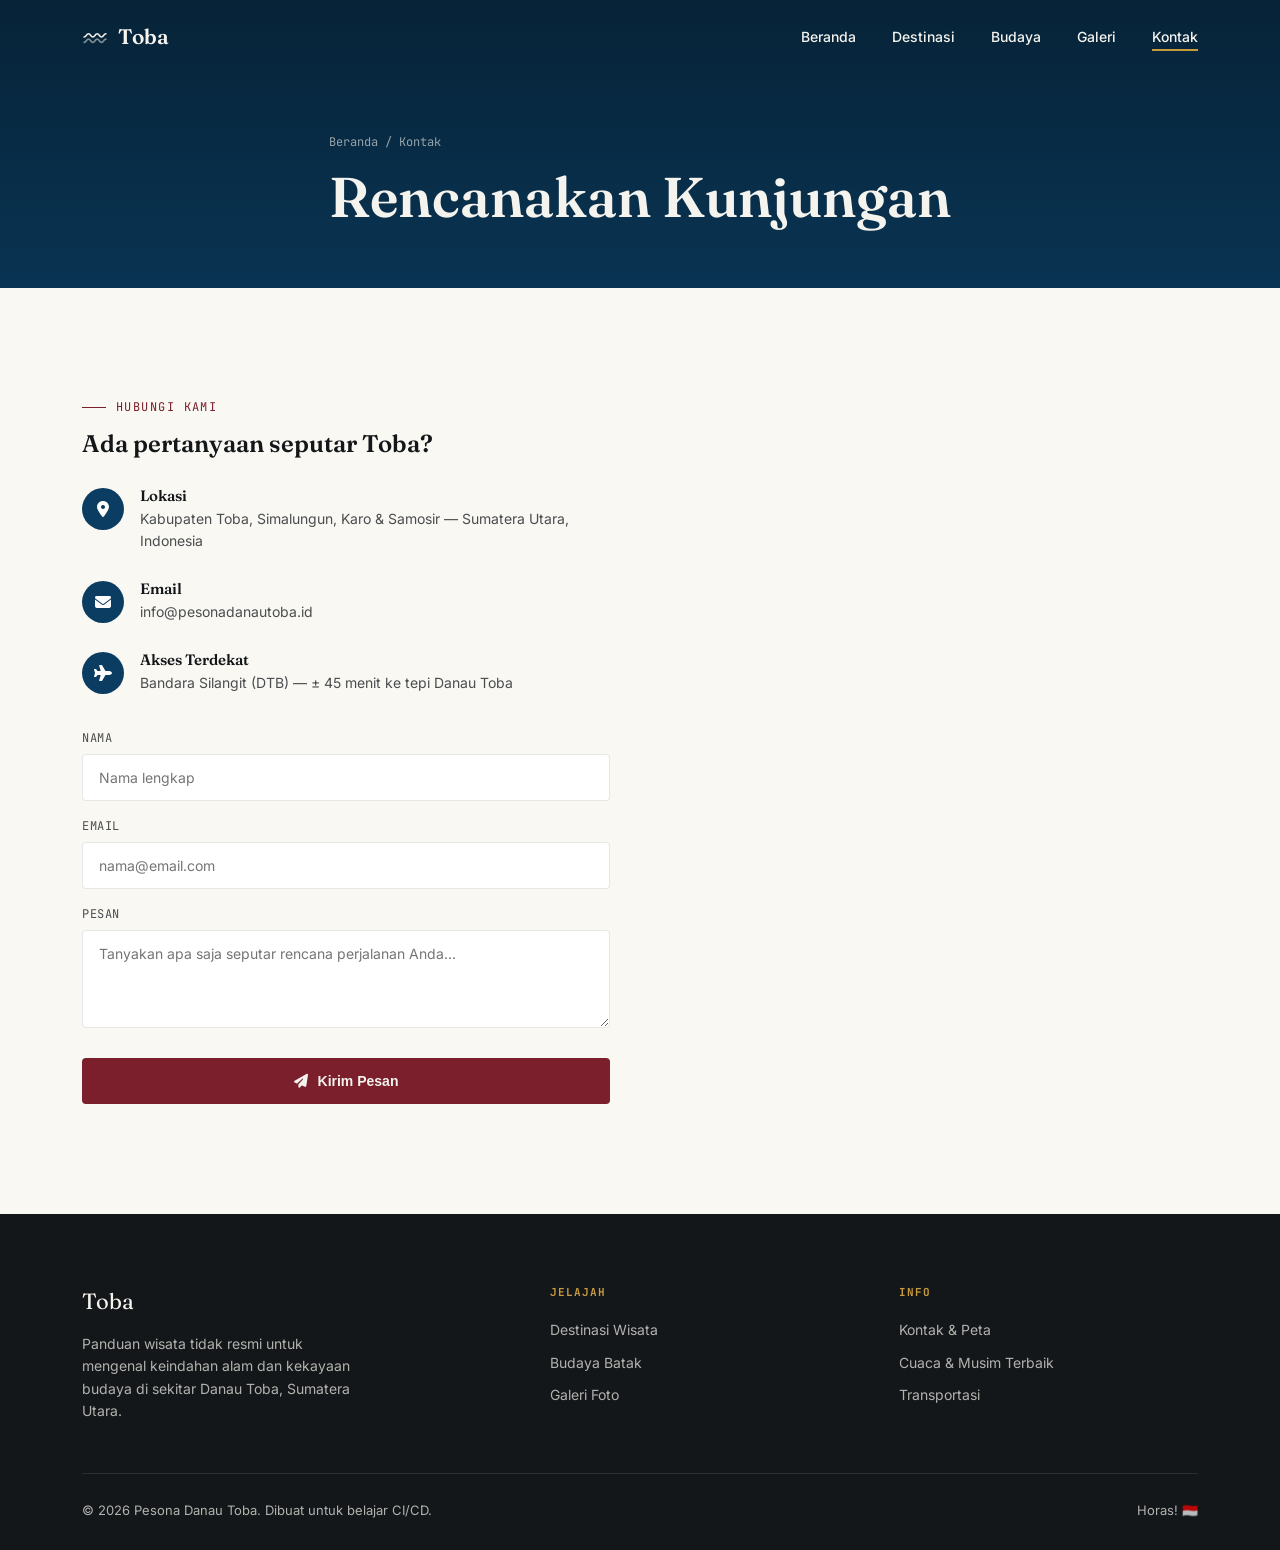
<file: kontak.html>
<!DOCTYPE html>
<html lang="id">
<head>
<meta charset="UTF-8" />
<meta name="viewport" content="width=device-width, initial-scale=1.0" />
<title>Kontak — Pesona Danau Toba</title>
<link rel="preconnect" href="https://fonts.googleapis.com" />
<link href="https://fonts.googleapis.com/css2?family=Fraunces:ital,wght@0,500;0,600;1,500&family=Inter:wght@400;500;600;700&family=JetBrains+Mono:wght@500&display=swap" rel="stylesheet" />
<link rel="stylesheet" href="https://cdnjs.cloudflare.com/ajax/libs/font-awesome/6.5.1/css/all.min.css" />
<link rel="stylesheet" href="css/style.css" />
</head>
<body>

<nav class="navbar scrolled">
  <div class="container nav-inner">
    <a href="index.html" class="brand">
      <svg class="ripple-icon" viewBox="0 0 24 24" fill="none"><path d="M2 12c2 0 2-3 4-3s2 3 4 3 2-3 4-3 2 3 4 3 2-3 4-3" stroke="currentColor" stroke-width="1.6" stroke-linecap="round"/><path d="M2 17c2 0 2-3 4-3s2 3 4 3 2-3 4-3 2 3 4 3 2-3 4-3" stroke="currentColor" stroke-width="1.6" stroke-linecap="round" opacity="0.5"/></svg>
      Toba
    </a>
    <ul class="nav-links">
      <li><a href="index.html">Beranda</a></li>
      <li><a href="destinasi.html">Destinasi</a></li>
      <li><a href="budaya.html">Budaya</a></li>
      <li><a href="galeri.html">Galeri</a></li>
      <li><a href="kontak.html">Kontak</a></li>
    </ul>
    <button class="nav-toggle" aria-label="Buka menu"><i class="fa-solid fa-bars"></i></button>
  </div>
</nav>

<header class="page-hero" style="min-height:32vh;">
  <div class="hero-bg-image" style="background-image:url('https://images.unsplash.com/photo-1544644181-1484b3fdfc62?auto=format&fit=crop&w=1600&q=70');"></div>
  <div class="container page-hero-content">
    <p class="breadcrumb"><a href="index.html">Beranda</a> / Kontak</p>
    <h1>Rencanakan Kunjungan</h1>
  </div>
</header>

<section class="section">
  <div class="container contact-grid">
    <div class="reveal">
      <p class="eyebrow">Hubungi kami</p>
      <h2 style="margin-bottom:30px;">Ada pertanyaan seputar Toba?</h2>

      <div class="info-block">
        <div class="icon-wrap"><i class="fa-solid fa-location-dot"></i></div>
        <div>
          <h4>Lokasi</h4>
          <p>Kabupaten Toba, Simalungun, Karo & Samosir — Sumatera Utara, Indonesia</p>
        </div>
      </div>
      <div class="info-block">
        <div class="icon-wrap"><i class="fa-solid fa-envelope"></i></div>
        <div>
          <h4>Email</h4>
          <p>info@pesonadanautoba.id</p>
        </div>
      </div>
      <div class="info-block">
        <div class="icon-wrap"><i class="fa-solid fa-plane"></i></div>
        <div>
          <h4>Akses Terdekat</h4>
          <p>Bandara Silangit (DTB) — ± 45 menit ke tepi Danau Toba</p>
        </div>
      </div>

      <form class="contact-form reveal reveal-delay-1" style="margin-top:34px;">
        <label for="nama">Nama</label>
        <input type="text" id="nama" placeholder="Nama lengkap" required>

        <label for="email">Email</label>
        <input type="email" id="email" placeholder="nama@email.com" required>

        <label for="pesan">Pesan</label>
        <textarea id="pesan" rows="4" placeholder="Tanyakan apa saja seputar rencana perjalanan Anda..." required></textarea>

        <button type="submit" class="btn btn-primary" style="width:100%; justify-content:center; margin-top:6px;">
          <i class="fa-solid fa-paper-plane"></i> Kirim Pesan
        </button>
      </form>
    </div>

    <div class="reveal reveal-delay-1">
      <iframe
        class="map-embed"
        src="https://www.openstreetmap.org/export/embed.html?bbox=98.4%2C2.4%2C99.2%2C2.9&layer=mapnik"
        loading="lazy"
        title="Peta Danau Toba">
      </iframe>
    </div>
  </div>
</section>

<footer>
  <div class="container">
    <div class="footer-grid">
      <div>
        <div class="footer-brand">Toba</div>
        <p style="max-width:280px; font-size:14px;">Panduan wisata tidak resmi untuk mengenal keindahan alam dan kekayaan budaya di sekitar Danau Toba, Sumatera Utara.</p>
      </div>
      <div class="footer-col">
        <h5>Jelajah</h5>
        <ul>
          <li><a href="destinasi.html">Destinasi Wisata</a></li>
          <li><a href="budaya.html">Budaya Batak</a></li>
          <li><a href="galeri.html">Galeri Foto</a></li>
        </ul>
      </div>
      <div class="footer-col">
        <h5>Info</h5>
        <ul>
          <li><a href="kontak.html">Kontak & Peta</a></li>
          <li><a href="#">Cuaca & Musim Terbaik</a></li>
          <li><a href="#">Transportasi</a></li>
        </ul>
      </div>
    </div>
    <div class="footer-bottom">
      <span>© 2026 Pesona Danau Toba. Dibuat untuk belajar CI/CD.</span>
      <span>Horas! 🇮🇩</span>
    </div>
  </div>
</footer>

<script src="js/main.js"></script>
</body>
</html>
</file>
<file: css/style.css>
/* ============================================
   DESIGN TOKENS - Pesona Danau Toba
   ============================================ */
:root {
  --toba-blue: #0b3d62;
  --toba-blue-deep: #062338;
  --volcanic-black: #14171a;
  --mist-white: #f5f3ee;
  --ulos-maroon: #7a1f2b;
  --ulos-gold: #c89b3c;
  --pine-green: #2f4f3e;
  --paper: #faf8f3;
  --ink: #1c1e1f;
  --ink-soft: #4a4d4f;
  --border-soft: rgba(20, 23, 26, 0.1);

  --font-display: 'Fraunces', serif;
  --font-body: 'Inter', sans-serif;
  --font-mono: 'JetBrains Mono', monospace;

  --max-width: 1180px;
}

* {
  margin: 0;
  padding: 0;
  box-sizing: border-box;
}

html {
  scroll-behavior: smooth;
}

body {
  font-family: var(--font-body);
  color: var(--ink);
  background: var(--paper);
  line-height: 1.6;
  overflow-x: hidden;
}

img {
  max-width: 100%;
  display: block;
}

a {
  text-decoration: none;
  color: inherit;
}

ul {
  list-style: none;
}

.container {
  max-width: var(--max-width);
  margin: 0 auto;
  padding: 0 32px;
}

/* ============================================
   TYPOGRAPHY
   ============================================ */
h1, h2, h3, h4 {
  font-family: var(--font-display);
  font-weight: 600;
  line-height: 1.1;
  color: var(--volcanic-black);
}

.eyebrow {
  font-family: var(--font-mono);
  font-size: 12px;
  letter-spacing: 0.12em;
  text-transform: uppercase;
  color: var(--ulos-maroon);
  display: flex;
  align-items: center;
  gap: 10px;
  margin-bottom: 14px;
}

.eyebrow::before {
  content: '';
  width: 24px;
  height: 1px;
  background: var(--ulos-maroon);
}

/* ============================================
   NAVBAR
   ============================================ */
.navbar {
  position: fixed;
  top: 0;
  left: 0;
  right: 0;
  z-index: 1000;
  padding: 20px 0;
  transition: background 0.35s ease, padding 0.35s ease, box-shadow 0.35s ease;
}

.navbar.scrolled {
  background: rgba(250, 248, 243, 0.92);
  backdrop-filter: blur(10px);
  padding: 14px 0;
  box-shadow: 0 2px 20px rgba(0, 0, 0, 0.06);
}

.nav-inner {
  display: flex;
  align-items: center;
  justify-content: space-between;
}

.brand {
  font-family: var(--font-display);
  font-size: 21px;
  font-weight: 600;
  display: flex;
  align-items: center;
  gap: 10px;
  color: var(--mist-white);
  transition: color 0.35s ease;
}

.navbar.scrolled .brand {
  color: var(--volcanic-black);
}

.brand .ripple-icon {
  width: 26px;
  height: 26px;
  flex-shrink: 0;
}

.nav-links {
  display: flex;
  gap: 36px;
  font-size: 14px;
  font-weight: 500;
}

.nav-links a {
  color: var(--mist-white);
  position: relative;
  padding: 4px 0;
  transition: color 0.3s ease;
}

.navbar.scrolled .nav-links a {
  color: var(--ink);
}

.nav-links a::after {
  content: '';
  position: absolute;
  left: 0;
  bottom: -2px;
  width: 0;
  height: 2px;
  background: var(--ulos-gold);
  transition: width 0.25s ease;
}

.nav-links a:hover::after,
.nav-links a.active::after {
  width: 100%;
}

.nav-toggle {
  display: none;
  background: none;
  border: none;
  cursor: pointer;
  font-size: 22px;
  color: var(--mist-white);
}

.navbar.scrolled .nav-toggle {
  color: var(--ink);
}

@media (max-width: 860px) {
  .nav-links {
    position: fixed;
    top: 0;
    right: -100%;
    height: 100vh;
    width: 260px;
    background: var(--volcanic-black);
    flex-direction: column;
    padding: 100px 32px;
    gap: 26px;
    transition: right 0.4s ease;
  }
  .nav-links.open {
    right: 0;
  }
  .nav-links a {
    color: var(--mist-white) !important;
  }
  .nav-toggle {
    display: block;
  }
}

/* ============================================
   HERO
   ============================================ */
.hero {
  position: relative;
  min-height: 100vh;
  display: flex;
  align-items: center;
  background: linear-gradient(180deg, var(--toba-blue-deep) 0%, var(--toba-blue) 55%, #123f5c 100%);
  overflow: hidden;
}

.hero-bg-image {
  position: absolute;
  inset: 0;
  background-image: url('https://images.unsplash.com/photo-1596395463143-b1f2f7c4e5c9?auto=format&fit=crop&w=1600&q=70');
  background-size: cover;
  background-position: center 65%;
  opacity: 0.4;
  mix-blend-mode: luminosity;
}

.hero::after {
  content: '';
  position: absolute;
  inset: 0;
  background: linear-gradient(180deg, rgba(6, 35, 56, 0.55) 0%, rgba(6, 35, 56, 0.15) 45%, var(--toba-blue-deep) 100%);
}

.hero-content {
  position: relative;
  z-index: 2;
  padding-top: 90px;
  color: var(--mist-white);
  max-width: 720px;
}

.hero .eyebrow {
  color: var(--ulos-gold);
}

.hero .eyebrow::before {
  background: var(--ulos-gold);
}

.hero h1 {
  color: var(--mist-white);
  font-size: clamp(42px, 6vw, 76px);
  letter-spacing: -0.01em;
}

.hero h1 em {
  font-style: italic;
  color: var(--ulos-gold);
}

.hero p.lead {
  font-size: 18px;
  color: rgba(245, 243, 238, 0.85);
  margin: 22px 0 34px;
  max-width: 540px;
}

.hero-stats {
  display: flex;
  gap: 40px;
  margin-top: 50px;
  flex-wrap: wrap;
}

.stat {
  font-family: var(--font-mono);
}

.stat .value {
  font-size: 28px;
  font-weight: 700;
  color: var(--mist-white);
  display: block;
}

.stat .label {
  font-size: 11px;
  letter-spacing: 0.08em;
  text-transform: uppercase;
  color: rgba(245, 243, 238, 0.6);
}

.btn {
  display: inline-flex;
  align-items: center;
  gap: 10px;
  padding: 15px 30px;
  border-radius: 4px;
  font-weight: 600;
  font-size: 14px;
  cursor: pointer;
  border: none;
  transition: transform 0.25s ease, box-shadow 0.25s ease, background 0.25s ease;
}

.btn-primary {
  background: var(--ulos-maroon);
  color: var(--mist-white);
}

.btn-primary:hover {
  background: #8f2534;
  transform: translateY(-2px);
  box-shadow: 0 10px 24px rgba(122, 31, 43, 0.35);
}

.btn-outline {
  background: transparent;
  border: 1.5px solid rgba(245, 243, 238, 0.4);
  color: var(--mist-white);
}

.btn-outline:hover {
  border-color: var(--ulos-gold);
  color: var(--ulos-gold);
}

/* Ripple divider - signature element */
.ripple-divider {
  width: 100%;
  height: 60px;
  display: block;
  position: relative;
  z-index: 3;
}

.ripple-divider.flip {
  transform: rotate(180deg);
}

/* ============================================
   SECTION GENERIC
   ============================================ */
.section {
  padding: 110px 0;
}

.section-header {
  max-width: 620px;
  margin-bottom: 60px;
}

.section-header.center {
  margin-left: auto;
  margin-right: auto;
  text-align: center;
}

.section-header p {
  color: var(--ink-soft);
  font-size: 16px;
  margin-top: 16px;
}

.section-dark {
  background: var(--volcanic-black);
  color: var(--mist-white);
}

.section-dark h2 {
  color: var(--mist-white);
}

/* ============================================
   DESTINATION CARDS
   ============================================ */
.card-grid {
  display: grid;
  grid-template-columns: repeat(3, 1fr);
  gap: 28px;
}

@media (max-width: 900px) {
  .card-grid {
    grid-template-columns: 1fr;
  }
}

.dest-card {
  background: white;
  border-radius: 6px;
  overflow: hidden;
  border: 1px solid var(--border-soft);
  transition: transform 0.35s ease, box-shadow 0.35s ease;
}

.dest-card:hover {
  transform: translateY(-8px);
  box-shadow: 0 24px 40px rgba(11, 61, 98, 0.14);
}

.dest-card .img-wrap {
  height: 220px;
  overflow: hidden;
  position: relative;
}

.dest-card .img-wrap img {
  width: 100%;
  height: 100%;
  object-fit: cover;
  transition: transform 0.6s ease;
}

.dest-card:hover .img-wrap img {
  transform: scale(1.08);
}

.dest-card .coord {
  position: absolute;
  top: 12px;
  left: 12px;
  background: rgba(6, 35, 56, 0.75);
  color: var(--ulos-gold);
  font-family: var(--font-mono);
  font-size: 10px;
  padding: 5px 9px;
  border-radius: 3px;
  letter-spacing: 0.03em;
}

.dest-card .body {
  padding: 24px;
}

.dest-card h3 {
  font-size: 21px;
  margin-bottom: 8px;
}

.dest-card p {
  color: var(--ink-soft);
  font-size: 14.5px;
  margin-bottom: 14px;
}

.dest-card .tags {
  display: flex;
  gap: 8px;
  flex-wrap: wrap;
}

.tag {
  font-size: 11px;
  font-family: var(--font-mono);
  padding: 4px 10px;
  background: var(--mist-white);
  border-radius: 20px;
  color: var(--pine-green);
  border: 1px solid rgba(47, 79, 62, 0.2);
}

/* ============================================
   GORGA PATTERN BORDER (signature accent)
   ============================================ */
.gorga-border {
  height: 14px;
  width: 100%;
  background-image: repeating-linear-gradient(
    135deg,
    var(--ulos-gold) 0px,
    var(--ulos-gold) 2px,
    transparent 2px,
    transparent 14px
  ),
  repeating-linear-gradient(
    45deg,
    var(--ulos-maroon) 0px,
    var(--ulos-maroon) 2px,
    transparent 2px,
    transparent 14px
  );
  background-position: 0 0, 0 100%;
  background-size: 100% 7px;
  background-repeat: repeat-x;
  opacity: 0.85;
}

/* ============================================
   CULTURE / STORY SPLIT
   ============================================ */
.split {
  display: grid;
  grid-template-columns: 1fr 1fr;
  gap: 70px;
  align-items: center;
}

@media (max-width: 860px) {
  .split {
    grid-template-columns: 1fr;
    gap: 40px;
  }
}

.split img {
  border-radius: 6px;
  width: 100%;
  height: 460px;
  object-fit: cover;
}

.split.reverse {
  direction: rtl;
}
.split.reverse > * {
  direction: ltr;
}

.fact-list {
  margin-top: 24px;
  display: flex;
  flex-direction: column;
  gap: 18px;
}

.fact-list li {
  display: flex;
  gap: 16px;
  align-items: flex-start;
  padding-bottom: 18px;
  border-bottom: 1px solid var(--border-soft);
}

.fact-list .icon {
  width: 20px;
  color: var(--ulos-maroon);
  margin-top: 3px;
  flex-shrink: 0;
}

.fact-list strong {
  display: block;
  font-size: 15px;
  margin-bottom: 3px;
}

.fact-list span {
  font-size: 14px;
  color: var(--ink-soft);
}

/* ============================================
   GALLERY
   ============================================ */
.gallery-grid {
  display: grid;
  grid-template-columns: repeat(4, 1fr);
  grid-auto-rows: 210px;
  gap: 14px;
}

.gallery-grid .g-item:nth-child(1) { grid-column: span 2; grid-row: span 2; }
.gallery-grid .g-item:nth-child(4) { grid-column: span 2; }
.gallery-grid .g-item:nth-child(6) { grid-row: span 2; }

@media (max-width: 900px) {
  .gallery-grid {
    grid-template-columns: repeat(2, 1fr);
    grid-auto-rows: 180px;
  }
  .gallery-grid .g-item:nth-child(1) { grid-column: span 2; grid-row: span 1; }
}

.g-item {
  overflow: hidden;
  border-radius: 6px;
  position: relative;
  cursor: pointer;
}

.g-item img {
  width: 100%;
  height: 100%;
  object-fit: cover;
  transition: transform 0.5s ease;
}

.g-item:hover img {
  transform: scale(1.1);
}

.g-item .caption {
  position: absolute;
  bottom: 0;
  left: 0;
  right: 0;
  padding: 14px 16px;
  background: linear-gradient(0deg, rgba(6, 35, 56, 0.85), transparent);
  color: white;
  font-size: 13px;
  font-family: var(--font-mono);
  opacity: 0;
  transform: translateY(10px);
  transition: all 0.3s ease;
}

.g-item:hover .caption {
  opacity: 1;
  transform: translateY(0);
}

/* ============================================
   CONTACT / MAP
   ============================================ */
.contact-grid {
  display: grid;
  grid-template-columns: 1fr 1fr;
  gap: 60px;
}

@media (max-width: 860px) {
  .contact-grid {
    grid-template-columns: 1fr;
  }
}

.contact-form input,
.contact-form textarea {
  width: 100%;
  padding: 14px 16px;
  border: 1.5px solid var(--border-soft);
  border-radius: 4px;
  font-family: var(--font-body);
  font-size: 14px;
  margin-bottom: 16px;
  background: white;
  transition: border-color 0.25s ease;
}

.contact-form input:focus,
.contact-form textarea:focus {
  outline: none;
  border-color: var(--ulos-maroon);
}

.contact-form label {
  font-size: 12px;
  font-family: var(--font-mono);
  text-transform: uppercase;
  letter-spacing: 0.05em;
  color: var(--ink-soft);
  display: block;
  margin-bottom: 6px;
}

.info-block {
  display: flex;
  gap: 16px;
  margin-bottom: 28px;
}

.info-block .icon-wrap {
  width: 42px;
  height: 42px;
  border-radius: 50%;
  background: var(--toba-blue);
  color: white;
  display: flex;
  align-items: center;
  justify-content: center;
  flex-shrink: 0;
}

.info-block h4 {
  font-size: 15px;
  margin-bottom: 4px;
}

.info-block p {
  font-size: 14px;
  color: var(--ink-soft);
}

.map-embed {
  width: 100%;
  height: 100%;
  min-height: 320px;
  border-radius: 6px;
  border: 0;
  filter: grayscale(0.3) contrast(1.05);
}

/* ============================================
   FOOTER
   ============================================ */
footer {
  background: var(--volcanic-black);
  color: rgba(245, 243, 238, 0.7);
  padding: 70px 0 30px;
}

.footer-grid {
  display: grid;
  grid-template-columns: 1.4fr 1fr 1fr;
  gap: 50px;
  padding-bottom: 50px;
  border-bottom: 1px solid rgba(245, 243, 238, 0.1);
}

@media (max-width: 760px) {
  .footer-grid {
    grid-template-columns: 1fr;
  }
}

.footer-brand {
  font-family: var(--font-display);
  font-size: 22px;
  color: var(--mist-white);
  margin-bottom: 14px;
}

.footer-col h5 {
  font-family: var(--font-mono);
  font-size: 11px;
  text-transform: uppercase;
  letter-spacing: 0.08em;
  color: var(--ulos-gold);
  margin-bottom: 18px;
}

.footer-col ul {
  display: flex;
  flex-direction: column;
  gap: 10px;
  font-size: 14px;
}

.footer-col a:hover {
  color: var(--mist-white);
}

.footer-bottom {
  padding-top: 26px;
  display: flex;
  justify-content: space-between;
  font-size: 13px;
  flex-wrap: wrap;
  gap: 10px;
}

/* ============================================
   SCROLL REVEAL ANIMATION
   ============================================ */
.reveal {
  opacity: 0;
  transform: translateY(28px);
  transition: opacity 0.7s ease, transform 0.7s ease;
}

.reveal.visible {
  opacity: 1;
  transform: translateY(0);
}

.reveal-delay-1 { transition-delay: 0.1s; }
.reveal-delay-2 { transition-delay: 0.2s; }
.reveal-delay-3 { transition-delay: 0.3s; }

@media (prefers-reduced-motion: reduce) {
  .reveal, .reveal.visible {
    transition: none;
    transform: none;
    opacity: 1;
  }
  html { scroll-behavior: auto; }
}

/* ============================================
   INNER PAGE HERO (untuk halaman selain beranda)
   ============================================ */
.page-hero {
  position: relative;
  min-height: 46vh;
  display: flex;
  align-items: flex-end;
  background: linear-gradient(180deg, var(--toba-blue-deep), var(--toba-blue));
  padding-bottom: 60px;
  overflow: hidden;
}

.page-hero::after {
  content: '';
  position: absolute;
  inset: 0;
  background: rgba(6, 35, 56, 0.35);
}

.page-hero-content {
  position: relative;
  z-index: 2;
  padding-top: 100px;
  color: var(--mist-white);
}

.page-hero h1 {
  color: var(--mist-white);
  font-size: clamp(36px, 5vw, 56px);
}

.breadcrumb {
  font-family: var(--font-mono);
  font-size: 12px;
  color: rgba(245, 243, 238, 0.6);
  margin-bottom: 14px;
}

.breadcrumb a:hover {
  color: var(--ulos-gold);
}

/* Focus visibility for accessibility */
a:focus-visible,
button:focus-visible,
input:focus-visible,
textarea:focus-visible {
  outline: 2px solid var(--ulos-gold);
  outline-offset: 3px;
}
</file>
